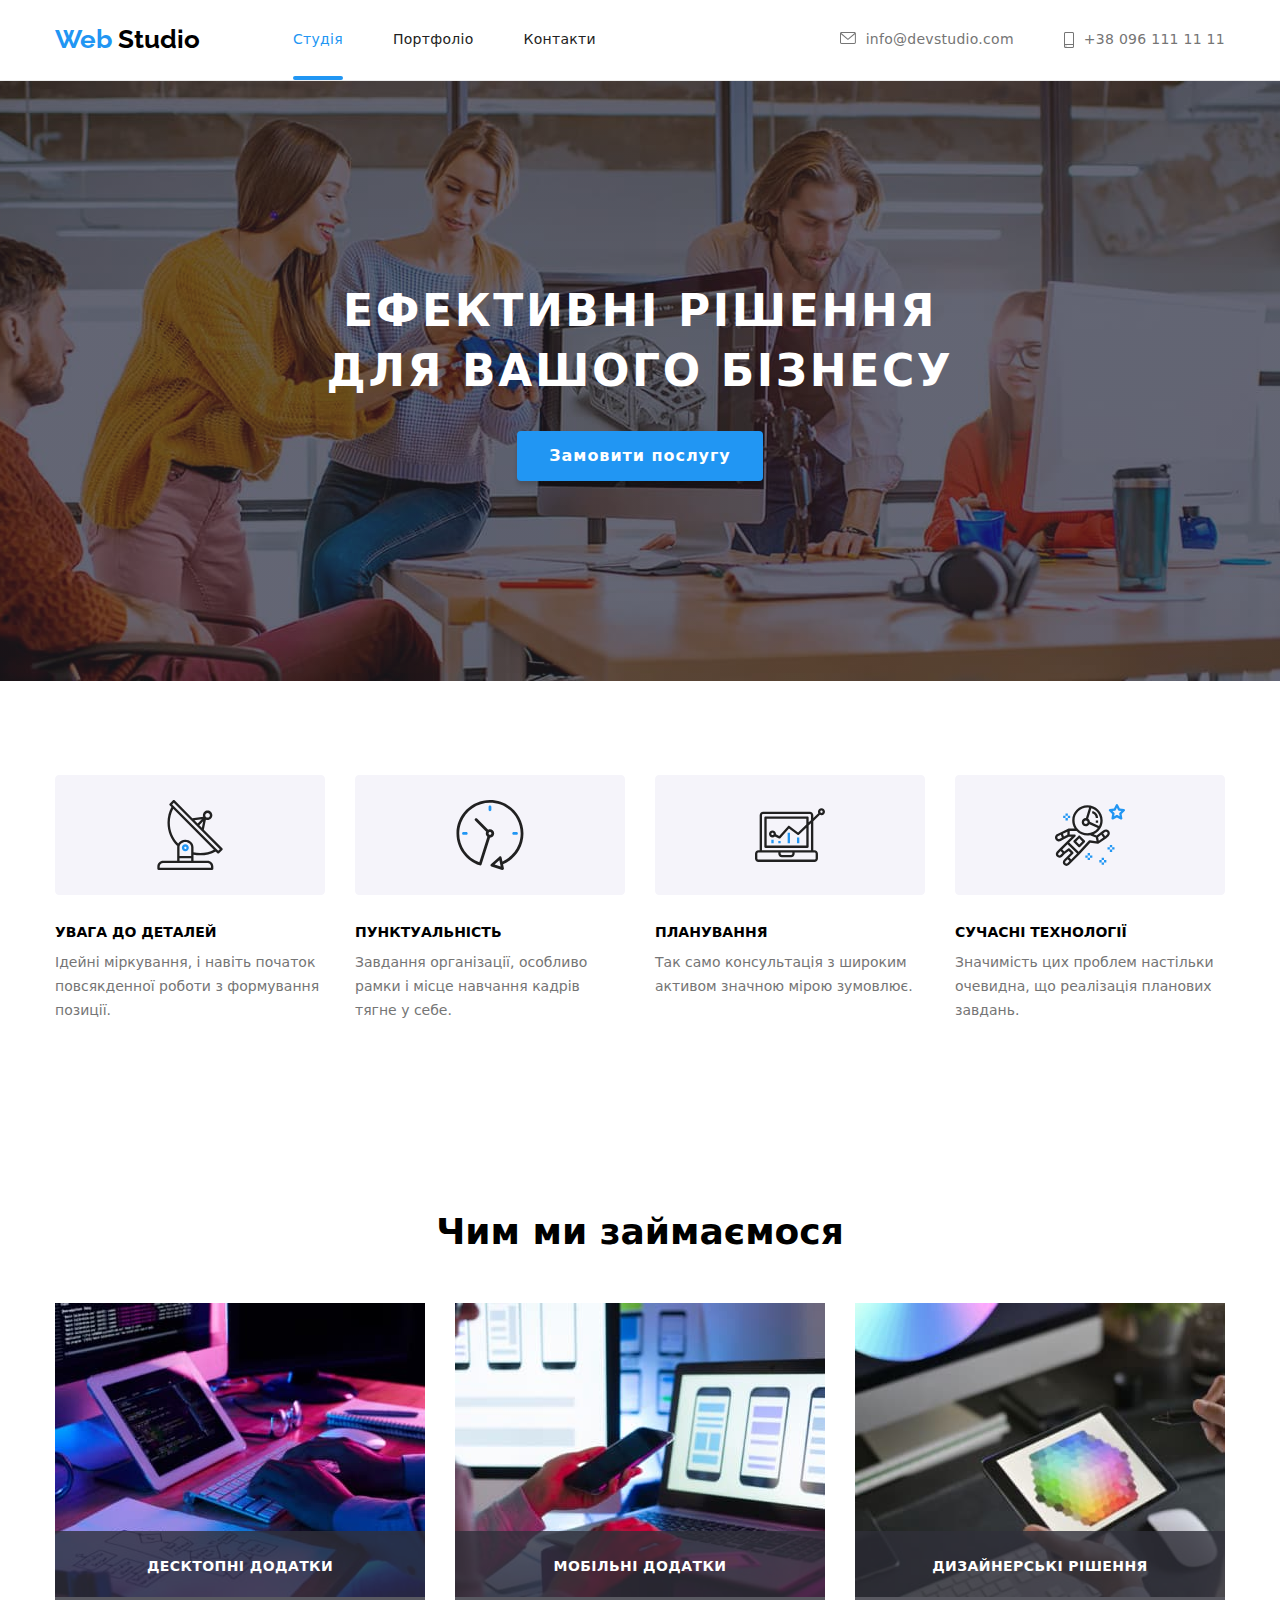
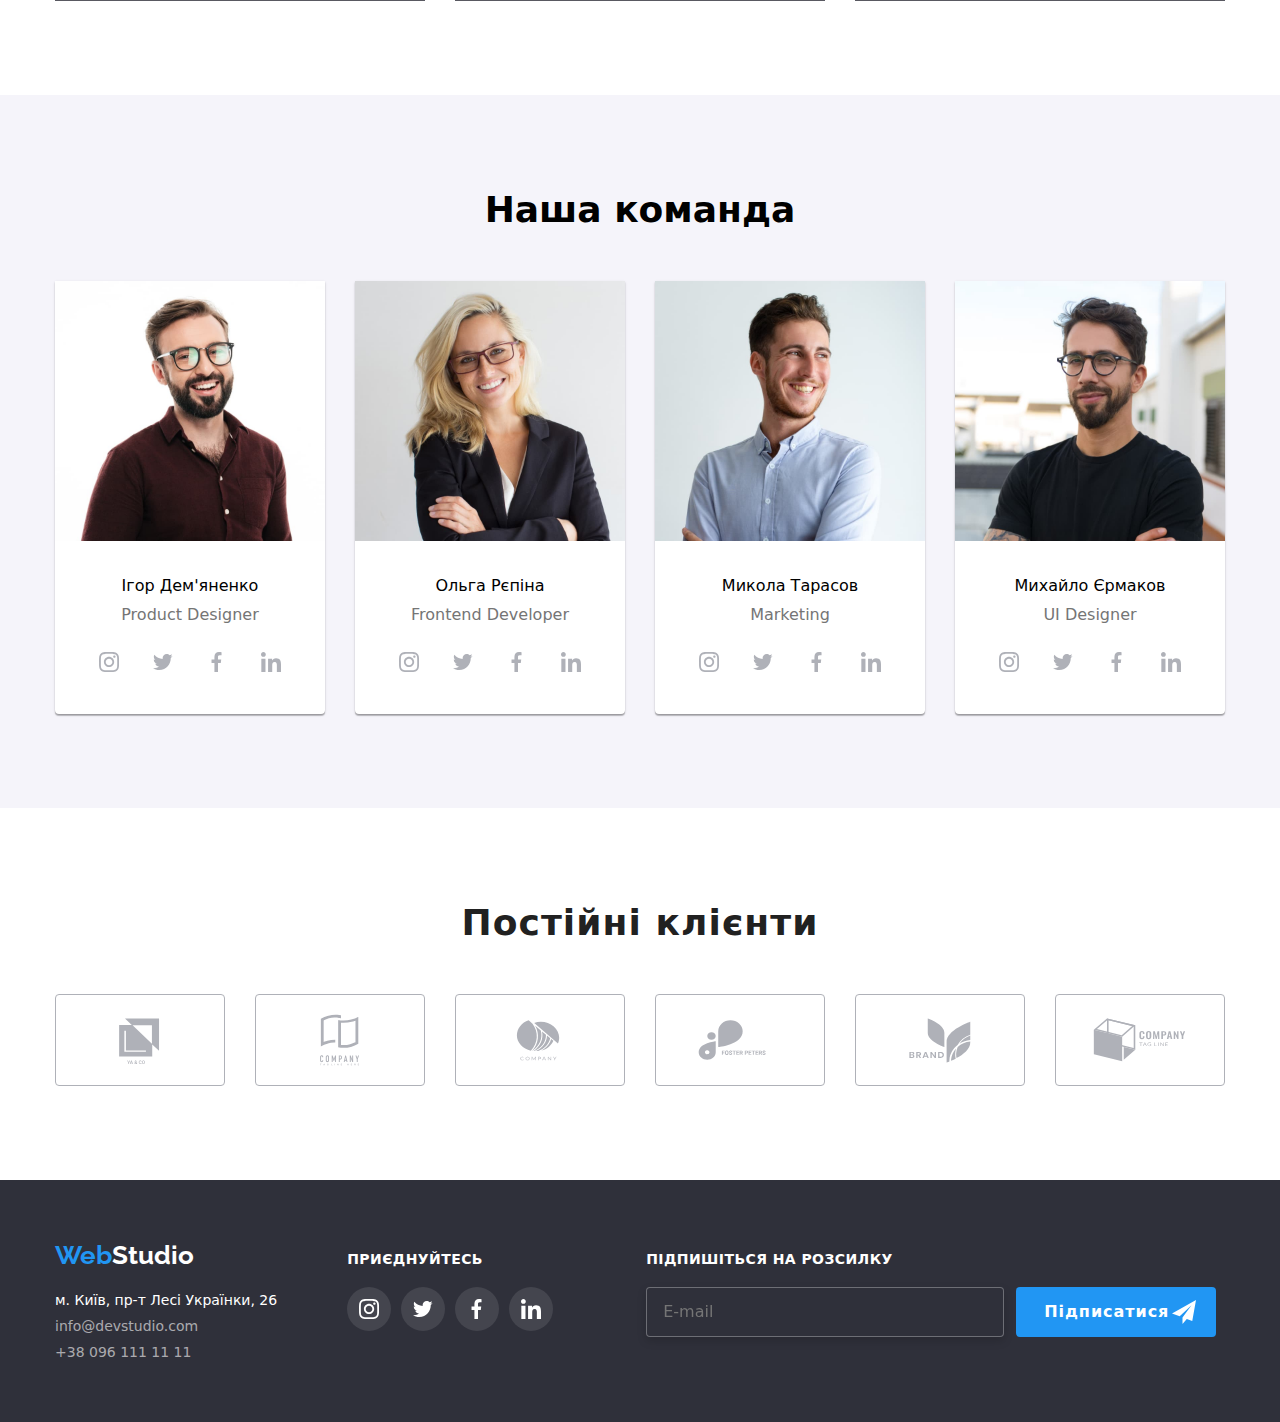
<file: index.html>
<!DOCTYPE html>
<html lang="uk">
  <head>
    <meta charset="UTF-8" />
    <meta name="viewport" content="width=device-width, initial-scale=1.0" />
    <title>WebStudio</title>
    <link rel="preconnect" href="https://fonts.googleapis.com" />
    <link rel="preconnect" href="https://fonts.gstatic.com" crossorigin />
    <link
      href="https://fonts.googleapis.com/css2?family=Raleway:wght@400;700&family=Roboto:wght@400;500;700;900&display=swap"
      rel="stylesheet"
    />
    <link
      rel="stylesheet"
      href="https://cdnjs.cloudflare.com/ajax/libs/modern-normalize/1.1.0/modern-normalize.min.css"
    />
    <link rel="stylesheet" href="css/main.min.css" />
  </head>
  <body>
    <header class="header">
      <!-- site nav -->
      <nav class="site-logo container">
        <a href="./index.html" class="site-logo__link list">
          <span class="site-logo__color-blu">Web</span>
          <span class="site-logo__color-black">Studio</span>
        </a>
        <ul class="site-nav list">
          <li class="site-nav__item">
            <a class="site-nav__link site-nav__current" href="">Студія</a>
          </li>
          <li class="site-nav__item">
            <a class="site-nav__link" href="./portfolio.html">Портфоліо</a>
          </li>
          <li class="site-nav__item">
            <a class="site-nav__link" href="">Контакти</a>
          </li>
        </ul>
        <!-- Contakt -->
        <ul class="contakt-nav list">
          <li class="contakt-nav__item">
            <a class="contakt-nav__mail" href="mailto:info@devstudio.com"
              ><svg class="contakt-nav__icon--mail">
                <use href="./imeges/symbol-defs.svg#icon-envelope"></use></svg
              >info@devstudio.com</a
            >
          </li>
          <li class="contakt-nav__item">
            <a class="contakt-nav__tel" href="tel:+380961111111">
              <svg class="contakt-nav__icon--tel">
                <use href="./imeges/symbol-defs.svg#icon-smartphone"></use></svg
              >+38 096 111 11 11</a
            >
          </li>
        </ul>
      </nav>
    </header>
    <main>
      <!-- Hero -->
      <section class="hero section container">
        <h1 class="hero__title">Ефективні рішення для вашого бізнесу</h1>
        <button class="hero__button" data-modal-open>Замовити послугу</button>
        <div class="hero__backdrop hero__is-hidden" data-modal>
          <div class="modal-hero">
            <button class="modal-hero__close" data-modal-close>
              <svg class="modal-hero__icon" height="18" width="18">
                <use href="./imeges/symbol-defs.svg#icon-close-black"></use>
              </svg>
            </button>
            <form class="hero-form">
              <b class="hero-form__title"
                >Залиште свої дані, ми вам передзвонимо
              </b>
              <div class="hero-form__field">
                <label class="hero-form__label" for="name">Імʼя </label>
                <input
                  class="hero-form__input"
                  type="text"
                  name="name"
                  id="name"
                />
                <svg class="hero-form__icon">
                  <use href="./imeges/symbol-defs.svg#icon-person"></use>
                </svg>
              </div>
              <div class="hero-form__field">
                <label class="hero-form__label" for="tel">Телефон </label>
                <input
                  class="hero-form__input"
                  type="tel"
                  name="tel"
                  id="tel"
                />
                <svg class="hero-form__icon">
                  <use href="./imeges/symbol-defs.svg#icon-phone"></use>
                </svg>
              </div>
              <div class="hero-form__field">
                <label class="hero-form__label" for="email">Пошта </label>
                <input
                  class="hero-form__input"
                  type="email"
                  name="email"
                  id="email"
                />
                <svg class="hero-form__icon">
                  <use href="./imeges/symbol-defs.svg#icon-email"></use>
                </svg>
              </div>
              <div class="hero-form__comit">
                <label class="hero-form__label" for="coment">Коментар</label>
                <textarea
                  class="hero-form__coment"
                  name="coment"
                  placeholder="Введіть текст"
                  id="coment"
                  rows="10"
                ></textarea>
              </div>
              <div class="hero-form__check--box">
                <input
                  class="hero-form__checkbox-input"
                  type="checkbox"
                  name="policy"
                  id="policy"
                  value="Умови договору"
                />
                <label class="hero-form__lable" for="policy">
                  <span class="hero-form__icon-box">
                    <svg class="hero-form__icon-chekc" width="11" height="8" >
                      <use
                        href="./imeges/symbol-defs.svg#icon-check2" 
                      ></use>
                    </svg></span
                  >Погоджуюся з розсилкою та приймаю
                </label>
                <a class="hero-form__policy" href="#">Умови договору</a>
              </div>
              <div class="hero-form__send-btn">
                <button class="hero-form__send" tupe="submit">
                  Відправити
                </button>
              </div>
            </form>
          </div>
        </div>
      </section>
      <!-- Feature -->
      <section class="section">
        <h2 hidden>Приклади робіт</h2>
        <div class="container feature">
          <ul class="feature__list list">
            <li class="feature__item icon-item">
              <div class="feature__fonts">
                <svg>
                  <use href="./imeges/symbol-defs.svg#icon-antenna"></use>
                </svg>
              </div>
              <div class="feature__title--text">
                <h3 class="feature__title">УВАГА ДО ДЕТАЛЕЙ</h3>
                <p class="feature__text">
                  Ідейні міркування, і навіть початок повсякденної роботи з
                  формування позиції.
                </p>
              </div>
            </li>
            <li class="feature__item">
              <div class="feature__fonts">
                <svg>
                  <use href="./imeges/symbol-defs.svg#icon-clock"></use>
                </svg>
              </div>
              <div class="feature__title--text">
                <h3 class="feature__title">ПУНКТУАЛЬНІСТЬ</h3>
                <p class="feature__text">
                  Завдання організації, особливо рамки і місце навчання кадрів
                  тягне у себе.
                </p>
              </div>
            </li>
            <li class="feature__item">
              <div class="feature__fonts">
                <svg>
                  <use href="./imeges/symbol-defs.svg#icon-diagram"></use>
                </svg>
              </div>
              <div class="feature__title--text">
                <h3 class="feature__title">ПЛАНУВАННЯ</h3>
                <p class="feature__text">
                  Так само консультація з широким активом значною мірою
                  зумовлює.
                </p>
              </div>
            </li>
            <li class="feature__item">
              <div class="feature__fonts">
                <svg>
                  <use href="./imeges/symbol-defs.svg#icon-astronaut"></use>
                </svg>
              </div>
              <div class="feature__title--text">
                <h3 class="feature__title">СУЧАСНІ ТЕХНОЛОГІЇ</h3>
                <p class="feature__text">
                  Значимість цих проблем настільки очевидна, що реалізація
                  планових завдань.
                </p>
              </div>
            </li>
          </ul>
        </div>
      </section>
      <section class="works section">
        <div class="container">
          <h2 class="work__title">Чим ми займаємося</h2>
          <ul class="work__example list">
            <li class="work__item item-desktop">
              <div class="work__imeges">
                <img
                  src="./imeges/keydoard.jpg"
                  alt="Десктопні додатки"
                  width="370"
                />
                <div class="work__images--text work__img--fonts">
                  Десктопні додатки
                </div>
              </div>
            </li>
            <li class="work__item">
              <div class="work__imeges">
                <img
                  src="./imeges/displey.jpg"
                  alt="Мобільні додатки"
                  width="370"
                />
                <div class="work__images--text work__img--fonts">
                  Мобільні додатки
                </div>
              </div>
            </li>
            <li class="work__item">
              <div class="work__imeges">
                <img
                  src="./imeges/tablet.jpg"
                  alt="Розробка логотипів"
                  width="370"
                />
                <div class="work__images--text work__img--fonts">
                  Дизайнерські рішення
                </div>
              </div>
            </li>
          </ul>
        </div>
      </section>
      <!-- Team -->
      <section class="team section">
        <div class="container">
          <h2 class="team__title">Наша команда</h2>
          <ul class="team__list list">
            <li class="team__item">
              <div class="team__backgrcolor">
                <img
                  class="team__photo"
                  src="./imeges/igor.jpg"
                  alt="Ігор Демʼяненко"
                  width="270"
                />
                <div class="team__descript">
                  <h3 class="team__name">Ігор Дем'яненко</h3>
                  <p class="team__prof">
                    <span lang="en"> Product Designer</span>
                  </p>
                </div>
                <div class="social-list">
                  <ul class="social list">
                    <li class="social__icon">
                      <a class="social__link" href="#"
                        ><svg class="social__svg">
                          <use
                            href="./imeges/symbol-defs.svg#icon-instagram2"
                          ></use></svg
                      ></a>
                    </li>
                    <li class="social__icon">
                      <a class="social__link" href="#"
                        ><svg class="social__svg">
                          <use
                            href="./imeges/symbol-defs.svg#icon-twitter2"
                          ></use></svg
                      ></a>
                    </li>
                    <li class="social__icon">
                      <a class="social__link" href="#"
                        ><svg class="social__svg">
                          <use
                            href="./imeges/symbol-defs.svg#icon-facebook2"
                          ></use></svg
                      ></a>
                    </li>
                    <li class="social__icon">
                      <a class="social__link" href="#"
                        ><svg class="social__svg">
                          <use
                            href="./imeges/symbol-defs.svg#icon-linkedin2"
                          ></use></svg
                      ></a>
                    </li>
                  </ul>
                </div>
              </div>
            </li>
            <li class="team__item">
              <div class="team__backgrcolor">
                <img
                  class="team__photo"
                  src="./imeges/olga.jpg"
                  alt="Ольга Рєпіна"
                  width="270"
                />
                <div class="team__descript">
                  <h3 class="team__name">Ольга Рєпіна</h3>
                  <p class="team__prof">
                    <span lang="en"> Frontend Developer </span>
                  </p>
                </div>
                <div class="social-list">
                  <ul class="social list">
                    <li class="social__icon">
                      <a class="social__link" href="#"
                        ><svg class="social__svg">
                          <use
                            href="./imeges/symbol-defs.svg#icon-instagram2"
                          ></use></svg
                      ></a>
                    </li>
                    <li class="social__icon">
                      <a class="social__link" href="#"
                        ><svg class="social__svg">
                          <use
                            href="./imeges/symbol-defs.svg#icon-twitter2"
                          ></use></svg
                      ></a>
                    </li>
                    <li class="social__icon">
                      <a class="social__link" href="#"
                        ><svg class="social__svg">
                          <use
                            href="./imeges/symbol-defs.svg#icon-facebook2"
                          ></use></svg
                      ></a>
                    </li>
                    <li class="social__icon">
                      <a class="social__link" href="#"
                        ><svg class="social__svg">
                          <use
                            href="./imeges/symbol-defs.svg#icon-linkedin2"
                          ></use></svg
                      ></a>
                    </li>
                  </ul>
                </div>
              </div>
            </li>

            <li class="team__item">
              <div class="team__backgrcolor">
                <img
                  class="team__photo"
                  src="./imeges/mukola.jpg"
                  alt="Микола Тарасов"
                  width="270"
                />
                <div class="team__descript">
                  <h3 class="team__name">Микола Тарасов</h3>
                  <p class="team__prof"><span lang="en"> Marketing </span></p>
                </div>
                <div class="social-list">
                  <ul class="social list">
                    <li class="social__icon">
                      <a class="social__link" href="#"
                        ><svg class="social__svg">
                          <use
                            href="./imeges/symbol-defs.svg#icon-instagram2"
                          ></use></svg
                      ></a>
                    </li>
                    <li class="social__icon">
                      <a class="social__link" href="#"
                        ><svg class="social__svg">
                          <use
                            href="./imeges/symbol-defs.svg#icon-twitter2"
                          ></use></svg
                      ></a>
                    </li>
                    <li class="social__icon">
                      <a class="social__link" href="#"
                        ><svg class="social__svg">
                          <use
                            href="./imeges/symbol-defs.svg#icon-facebook2"
                          ></use></svg
                      ></a>
                    </li>
                    <li class="social__icon">
                      <a class="social__link" href="#"
                        ><svg class="social__svg">
                          <use
                            href="./imeges/symbol-defs.svg#icon-linkedin2"
                          ></use></svg
                      ></a>
                    </li>
                  </ul>
                </div>
              </div>
            </li>
            <li class="team__item">
              <div class="team__backgrcolor">
                <img
                  class="team__photo"
                  src="./imeges/myhaylo.jpg"
                  alt="Михайло Єрмаков"
                  width="270"
                />
                <div class="team__descript">
                  <h3 class="team__name">Михайло Єрмаков</h3>
                  <p class="team__prof"><span lang="en"> UI Designer </span></p>
                </div>
                <div class="social-list">
                  <ul class="social list">
                    <li class="social__icon">
                      <a class="social__link" href="#"
                        ><svg class="social__svg">
                          <use
                            href="./imeges/symbol-defs.svg#icon-instagram2"
                          ></use></svg
                      ></a>
                    </li>
                    <li class="social__icon">
                      <a class="social__link" href="#"
                        ><svg class="social__svg">
                          <use
                            href="./imeges/symbol-defs.svg#icon-twitter2"
                          ></use></svg
                      ></a>
                    </li>
                    <li class="social__icon">
                      <a class="social__link" href="#"
                        ><svg class="social__svg">
                          <use
                            href="./imeges/symbol-defs.svg#icon-facebook2"
                          ></use></svg
                      ></a>
                    </li>
                    <li class="social__icon">
                      <a class="social__link" href="#"
                        ><svg class="social__svg">
                          <use
                            href="./imeges/symbol-defs.svg#icon-linkedin2"
                          ></use></svg
                      ></a>
                    </li>
                  </ul>
                </div>
              </div>
            </li>
          </ul>
        </div>
      </section>
      <!-- Clients -->
      <section class="section">
        <div class="container">
          <h2 hidden>Клієнти</h2>
          <h3 class="clients__title">Постійні клієнти</h3>
          <ul class="clients__icon--list list">
            <li class="clients__icon">
              <a class="clients__link" href="#">
                <svg class="clients__svg">
                  <use href="./imeges/symbol-defs.svg#icon-yaco"></use>
                </svg>
              </a>
            </li>
            <li class="clients__icon">
              <a class="clients__link" href="#"
                ><svg class="clients__svg">
                  <use
                    href="./imeges/symbol-defs.svg#icon-teglinecompany"
                  ></use></svg
              ></a>
            </li>
            <li class="clients__icon">
              <a class="clients__link" href="#">
                <svg class="clients__svg">
                  <use href="./imeges/symbol-defs.svg#icon-company"></use></svg
              ></a>
            </li>
            <li class="clients__icon">
              <a class="clients__link" href="#"
                ><svg class="clients__svg">
                  <use href="./imeges/symbol-defs.svg#icon-foster"></use></svg
              ></a>
            </li>
            <li class="clients__icon">
              <a class="clients__link" href="#">
                <svg class="clients__svg">
                  <use href="./imeges/symbol-defs.svg#icon-brand"></use></svg
              ></a>
            </li>
            <li class="clients__icon">
              <a class="clients__link" href="#"
                ><svg class="clients__svg">
                  <use href="./imeges/symbol-defs.svg#icon-tagline"></use></svg
              ></a>
            </li>
          </ul>
        </div>
      </section>
    </main>
    <!-- footer -->
    <footer class="footer">
      <div class="container footer-container">
        <div class="contackt-wrap">
          <a class="footer__logo" href="#"
            ><span class="footer__blu">Web</span
            ><span class="footer__white">Studio</span></a
          >
          <address class="footer__address">
            <ul class="list">
              <li>
                <span class="footer__address--name"
                  >м. Київ, пр-т Лесі Українки, 26</span
                >
              </li>
              <li>
                <a class="footer__mail list" href="mailto:info@devstudio.com"
                  >info@devstudio.com</a
                >
              </li>
              <li>
                <a class="footer__tel list" href="tel:+380961111111"
                  >+38 096 111 11 11</a
                >
              </li>
            </ul>
          </address>
        </div>
        <div class="footer__wrap">
          <p class="footer__title--social">приєднуйтесь</p>
          <ul class="footer__social list">
            <li class="footer__icon--social">
              <a class="footer__social--link" href="#"
                ><svg class="footer__social--icon">
                  <use
                    href="./imeges/symbol-defs.svg#icon-instagram2"
                  ></use></svg
              ></a>
            </li>
            <li class="footer__icon--social">
              <a class="footer__social--link" href="#"
                ><svg class="footer__social--icon">
                  <use href="./imeges/symbol-defs.svg#icon-twitter2"></use></svg
              ></a>
            </li>
            <li class="footer__icon--social">
              <a class="footer__social--link" href="#"
                ><svg class="footer__social--icon">
                  <use
                    href="./imeges/symbol-defs.svg#icon-facebook2"
                  ></use></svg
              ></a>
            </li>
            <li class="footer__icon--social">
              <a class="footer__social--link" href="#"
                ><svg class="footer__social--icon">
                  <use
                    href="./imeges/symbol-defs.svg#icon-linkedin2"
                  ></use></svg
              ></a>
            </li>
          </ul>
        </div>
        <div class="subscribe">
          <p class="subscribe__title">Підпишіться на розсилку</p>
          <div class="subscribe__batton">
            <label for="email" class=""> </label>
            <input
              class="subscribe__input"
              type="email"
              name="email"
              id="email"
              placeholder="E-mail"
            />
            <button class="subscribe__btn" tupe="submit">
              Підписатися
              <svg class="subscribe__icon--send">
                <use href="./imeges/symbol-defs.svg#icon-send"></use>
              </svg>
            </button>
          </div>
        </div>
      </div>
    </footer>
    <script src="./js/modal.js"></script>
  </body>
</html>
</file>
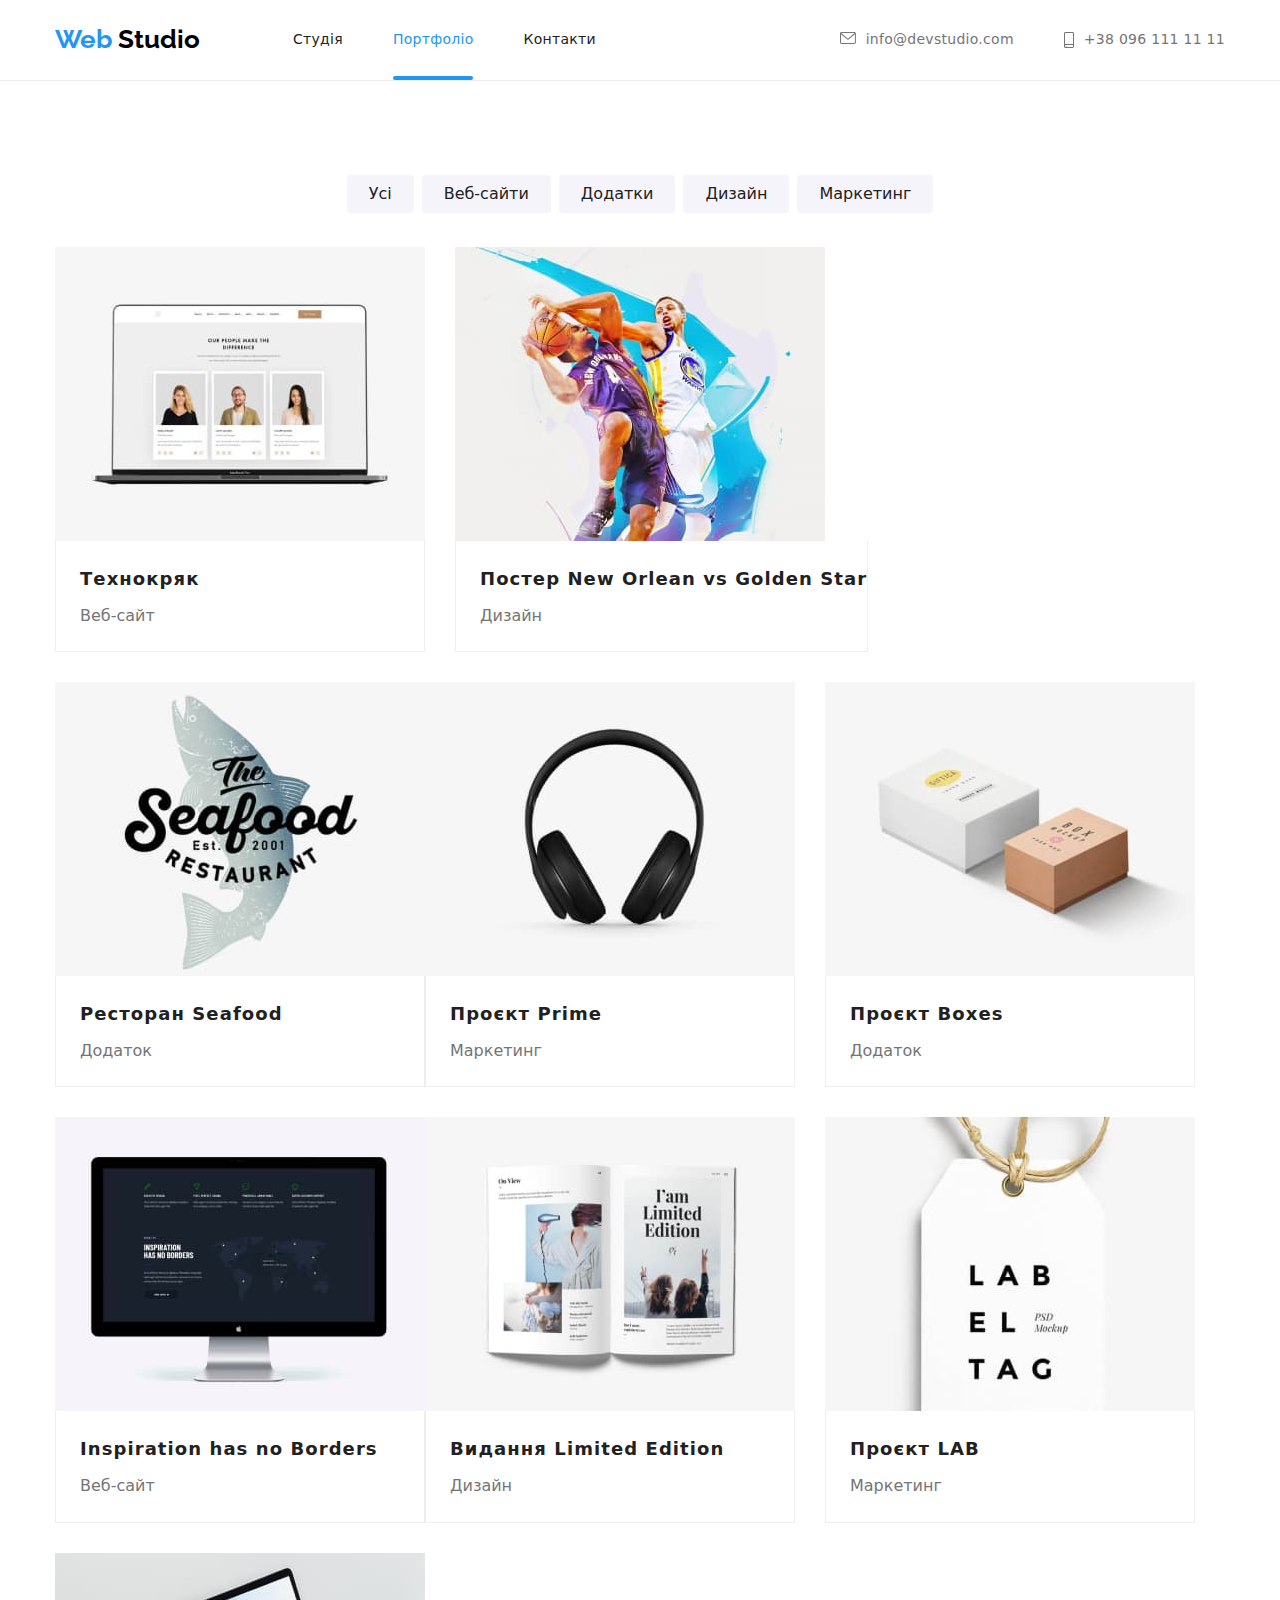
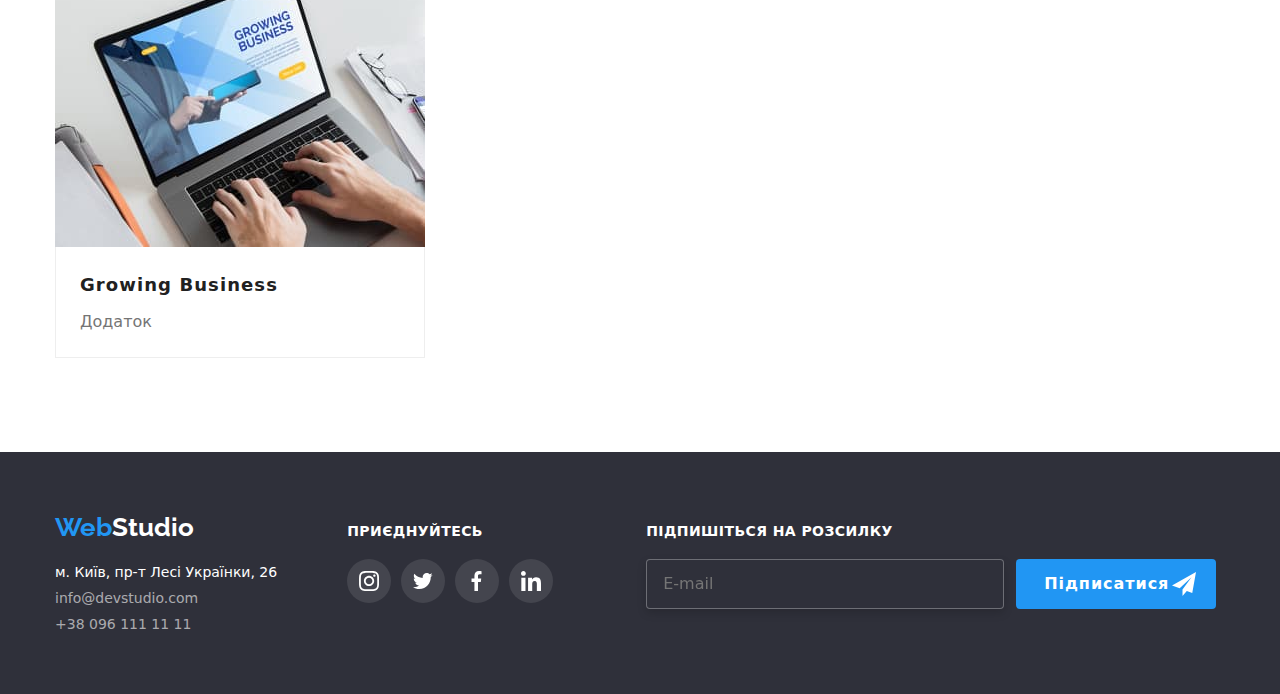
<file: portfolio.html>
<!DOCTYPE html>
<html lang="uk">
  <head>
    <meta charset="UTF-8" />
    <meta name="viewport" content="width=device-width, initial-scale=1.0" />
    <title>Portfolio</title>
    <link rel="preconnect" href="https://fonts.googleapis.com" />
    <link rel="preconnect" href="https://fonts.gstatic.com" crossorigin />
    <link
      href="https://fonts.googleapis.com/css2?family=Raleway:wght@400;700&family=Roboto:wght@400;500;700;900&display=swap"
      rel="stylesheet"
    />
    <link
      rel="stylesheet"
      href="https://cdnjs.cloudflare.com/ajax/libs/modern-normalize/1.1.0/modern-normalize.min.css"
    />
    <link rel="stylesheet" href="css/main.min.css" />
  </head>
  <body>
    <header class="header">
      <!-- Site nav -->
      <nav class="site-logo container">
        <a href="./portfolio.html" class="site-logo__link list">
          <span class="site-logo__color-blu">Web</span>
          <span class="site-logo__color-black">Studio</span>
        </a>
        <ul class="site-nav list">
          <li class="site-nav__item">
            <a href="./index.html" class="site-nav__link">Студія</a>
          </li>
          <li class="site-nav__item">
            <a href="" class="site-nav__link site-nav__current">Портфоліо</a>
          </li>
          <li class="site-nav__item">
            <a href="" class="site-nav__link">Контакти</a>
          </li>
        </ul>
        <!-- Contakt -->
        <ul class="contakt-nav list">
          <li class="contakt-nav__item">
            <a class="contakt-nav__mail" href="mailto:info@devstudio.com"
              ><svg class="contakt-nav__icon--mail">
                <use href="./imeges/symbol-defs.svg#icon-envelope"></use></svg
              >info@devstudio.com</a
            >
          </li>
          <li class="contakt-nav__item">
            <a class="contakt-nav__tel" href="tel:+380961111111">
              <svg class="contakt-nav__icon--tel">
                <use href="./imeges/symbol-defs.svg#icon-smartphone"></use></svg
              >+38 096 111 11 11</a
            >
          </li>
        </ul>
      </nav>
    </header>
    <main>
      <section class="container section">
        <!-- список кнопок -->
        <div class="portfolio">
          <h1 hidden>Посилання на роботи</h1>
          <ul class="portfolio__list--button list">
            <li class="portfolio__item">
              <button class="portfolio__buttons" type="button">Усі</button>
            </li>
            <li class="portfolio__item">
              <button class="portfolio__buttons" type="button">
                Веб-сайти
              </button>
            </li>
            <li class="portfolio__item">
              <button class="portfolio__buttons" type="button">Додатки</button>
            </li>
            <li class="portfolio__item">
              <button class="portfolio__buttons" type="button">Дизайн</button>
            </li>
            <li class="portfolio__item">
              <button class="portfolio__buttons" type="button">
                Маркетинг
              </button>
            </li>
          </ul>

          <!-- Портфолио работ -->

          <ul class="portfolio-card list">
            <li class="portfolio-card__item portfolio-card__list">
              <a href="" class="portfolio-card__img list">
                <div class="portfolio-card__thumb">
                  <img
                    class="portfolio-card__img--project"
                    src="./imeges/prew.jpg"
                    alt="демонстрація робіт"
                    width="370"
                  />
                  <div class="portfolio-card__overlay">
                    Ресурс пропонує комплексні пропозиції з різним рівнем
                    функціоналу та сервісів. Все це дозволить відвідувачу
                    отримати вичерпні відомості про компанію чи приватну особу.
                  </div>
                </div>
                <div class="portfolio-card__text--title">
                  <h2 class="portfolio-card__card--title">Технокряк</h2>
                  <p class="portfolio-card__card--text">Веб-сайт</p>
                </div>
              </a>
            </li>
            <li class="portfolio-card__item portfolio-card__list">
              <a href="" class="portfolio-card__img list">
                <div class="portfolio-card__thumb">
                  <img
                    class="portfolio-card__img--project"
                    src="./imeges/bascet.jpg"
                    alt="постер гравців у баскетбол"
                    width="370"
                  />
                  <div class="portfolio-card__overlay">
                    Ресурс пропонує комплексні пропозиції з різним рівнем
                    функціоналу та сервісів. Все це дозволить відвідувачу
                    отримати вичерпні відомості про компанію чи приватну особу.
                  </div>
                </div>
                <div class="portfolio-card__text--title">
                  <h2 class="portfolio-card__card--title">
                    Постер <span lang="en"> New Orlean vs Golden Star </span>
                  </h2>
                  <p class="portfolio-card__card--text">Дизайн</p>
                </div>
              </a>
            </li>
            <li class="portfolio-card__item portfolio-card__list">
              <a href="" class="portfolio-card__img list">
                <div class="portfolio-card__thumb">
                  <img
                    class="portfolio-card__img--project"
                    src="./imeges/seafood.jpg"
                    alt="логотип ресторану морепродуктів"
                    width="370"
                  />
                  <div class="portfolio-card__overlay">
                    Ресурс пропонує комплексні пропозиції з різним рівнем
                    функціоналу та сервісів. Все це дозволить відвідувачу
                    отримати вичерпні відомості про компанію чи приватну особу.
                  </div>
                </div>
                <div class="portfolio-card__text--title">
                  <h2 class="portfolio-card__card--title">Ресторан Seafood</h2>
                  <p class="portfolio-card__card--text">Додаток</p>
                </div>
              </a>
            </li>
            <li class="portfolio-card__item portfolio-card__list">
              <a href="" class="portfolio-card__img list">
                <div class="portfolio-card__thumb">
                  <img
                    class="portfolio-card__img--project"
                    src="./imeges/headphones.jpg"
                    alt="навушники"
                    width="370"
                  />
                  <div class="portfolio-card__overlay">
                    Ресурс пропонує комплексні пропозиції з різним рівнем
                    функціоналу та сервісів. Все це дозволить відвідувачу
                    отримати вичерпні відомості про компанію чи приватну особу.
                  </div>
                </div>
                <div class="portfolio-card__text--title">
                  <h2 class="portfolio-card__card--title">Проєкт Prime</h2>
                  <p class="portfolio-card__card--text">Маркетинг</p>
                </div>
              </a>
            </li>
            <li class="portfolio-card__item portfolio-card__list">
              <a href="" class="portfolio-card__img list">
                <div class="portfolio-card__thumb">
                  <img
                    class="portfolio-card__img--project"
                    src="./imeges/box.jpg"
                    alt="дві коробки"
                    width="370"
                  />
                  <div class="portfolio-card__overlay">
                    Ресурс пропонує комплексні пропозиції з різним рівнем
                    функціоналу та сервісів. Все це дозволить відвідувачу
                    отримати вичерпні відомості про компанію чи приватну особу.
                  </div>
                </div>
                <div class="portfolio-card__text--title">
                  <h2 class="portfolio-card__card--title">Проєкт Boxes</h2>
                  <p class="portfolio-card__card--text">Додаток</p>
                </div>
              </a>
            </li>
            <li class="portfolio-card__item portfolio-card__list">
              <a href="" class="portfolio-card__img list">
                <div class="portfolio-card__thumb">
                  <img
                    class="portfolio-card__img--project"
                    src="./imeges/monitor.jpg"
                    alt="монітор"
                    width="370"
                  />
                  <div class="portfolio-card__overlay">
                    Ресурс пропонує комплексні пропозиції з різним рівнем
                    функціоналу та сервісів. Все це дозволить відвідувачу
                    отримати вичерпні відомості про компанію чи приватну особу.
                  </div>
                </div>
                <div class="portfolio-card__text--title">
                  <h2 class="portfolio-card__card--title">
                    <span lang="en"> Inspiration has no Borders </span>
                  </h2>
                  <p class="portfolio-card__card--text">Веб-сайт</p>
                </div>
              </a>
            </li>
            <li class="portfolio-card__item portfolio-card__list">
              <a href="" class="portfolio-card__img list">
                <div class="portfolio-card__thumb">
                  <img
                    class="portfolio-card__img--project"
                    src="./imeges/boock.jpg"
                    alt="розгорнута книга"
                    width="370"
                  />
                  <div class="portfolio-card__overlay">
                    Ресурс пропонує комплексні пропозиції з різним рівнем
                    функціоналу та сервісів. Все це дозволить відвідувачу
                    отримати вичерпні відомості про компанію чи приватну особу.
                  </div>
                </div>
                <div class="portfolio-card__text--title">
                  <h2 class="portfolio-card__card--title">
                    Видання <span lang="en"> Limited Edition</span>
                  </h2>
                  <p class="portfolio-card__card--text">Дизайн</p>
                </div>
              </a>
            </li>
            <li class="portfolio-card__item portfolio-card__list">
              <a href="" class="portfolio-card__img list">
                <div class="portfolio-card__thumb">
                  <img
                    class="portfolio-card__img--project"
                    src="./imeges/label.jpg"
                    alt="логотип проекту"
                    width="370"
                  />
                  <div class="portfolio-card__overlay">
                    Ресурс пропонує комплексні пропозиції з різним рівнем
                    функціоналу та сервісів. Все це дозволить відвідувачу
                    отримати вичерпні відомості про компанію чи приватну особу.
                  </div>
                </div>
                <div class="portfolio-card__text--title">
                  <h2 class="portfolio-card__card--title">Проєкт LAB</h2>
                  <p class="portfolio-card__card--text">Маркетинг</p>
                </div>
              </a>
            </li>
            <li class="portfolio-card__item portfolio-card__list">
              <a href="" class="portfolio-card__img list">
                <div class="portfolio-card__thumb">
                  <img
                    class="portfolio-card__img--project"
                    src="./imeges/noutebook.jpg"
                    alt="процюємо віддалено"
                    width="370"
                  />
                  <div class="portfolio-card__overlay">
                    Ресурс пропонує комплексні пропозиції з різним рівнем
                    функціоналу та сервісів. Все це дозволить відвідувачу
                    отримати вичерпні відомості про компанію чи приватну особу.
                  </div>
                </div>
                <div class="portfolio-card__text--title">
                  <h2 class="portfolio-card__card--title">
                    <span lang="en">Growing Business</span>
                  </h2>
                  <p class="portfolio-card__card--text">Додаток</p>
                </div>
              </a>
            </li>
          </ul>
        </div>
      </section>
    </main>
    <footer class="footer">
      <div class="container footer-container">
        <div class="contackt-wrap">
          <a class="footer__logo" href="#"
            ><span class="footer__blu"">Web</span
            ><span class="footer__white">Studio</span></a
          >
          <address class="footer__address">
            <ul class="list">
              <li>
                <span class="footer__address--name"
                  >м. Київ, пр-т Лесі Українки, 26</span
                >
              </li>
              <li>
                <a class="footer__mail list" href="mailto:info@devstudio.com" 
                  >info@devstudio.com</a
                >
              </li>
              <li>
                <a class="footer__tel list" href="tel:+380961111111" 
                  >+38 096 111 11 11</a
                >
              </li>
            </ul>
          </address>
        </div>
        <div class="footer__wrap">
          <p class="footer__title--social">приєднуйтесь</p>
          <ul class="footer__social list">
            <li class="footer__icon--social">
              <a class="footer__social--link" href="#"
                ><svg class="footer__social--icon">
                  <use
                    href="./imeges/symbol-defs.svg#icon-instagram2"
                  ></use></svg
              ></a>
            </li>
            <li class="footer__icon--social">
              <a class="footer__social--link" href="#"
                ><svg class="footer__social--icon">
                  <use href="./imeges/symbol-defs.svg#icon-twitter2"></use></svg
              ></a>
            </li>
            <li class="footer__icon--social">
              <a class="footer__social--link" href="#"
                ><svg class="footer__social--icon">
                  <use
                    href="./imeges/symbol-defs.svg#icon-facebook2"
                  ></use></svg
              ></a>
            </li>
            <li class="footer__icon--social">
              <a class="footer__social--link" href="#"
                ><svg class="footer__social--icon">
                  <use
                    href="./imeges/symbol-defs.svg#icon-linkedin2"
                  ></use></svg
              ></a>
            </li>
          </ul>
        </div>
        <div class="subscribe">
          <p class="subscribe__title">Підпишіться на розсилку</p>
          <div class="subscribe__batton">
            <label for="email" class=""> </label>
            <input
            class="subscribe__input"
              type="email"
              name="email"
              id="email"
              placeholder="E-mail"
            />
            <button class="subscribe__btn" tupe="submit">
              Підписатися
              <svg class="subscribe__icon--send">
                <use href="./imeges/symbol-defs.svg#icon-send"></use>
              </svg>
            </button>
          </div>
        </div>
      </div>
    </footer>
  </body>
</html>
</file>
<file: css/main.min.css>
/*! modern-normalize v1.1.0 | MIT License | https://github.com/sindresorhus/modern-normalize */*,::before,::after{-webkit-box-sizing:border-box;box-sizing:border-box}html{line-height:1.15;-webkit-text-size-adjust:100%;-moz-tab-size:4;-o-tab-size:4;tab-size:4}body{margin:0;font-family:system-ui,"Segoe UI",Roboto,Helvetica,Arial,sans-serif,"Apple Color Emoji","Segoe UI Emoji"}hr{height:0;color:inherit}abbr[title]{-webkit-text-decoration:underline dotted;text-decoration:underline dotted}b,strong{font-weight:bolder}code,kbd,samp,pre{font-family:ui-monospace,SFMono-Regular,Consolas,"Liberation Mono",Menlo,monospace;font-size:1em}small{font-size:80%}sub,sup{font-size:75%;line-height:0;position:relative;vertical-align:baseline}sub{bottom:-0.25em}sup{top:-0.5em}table{text-indent:0;border-color:inherit}button,input,optgroup,select,textarea{font-family:inherit;font-size:100%;line-height:1.15;margin:0}button,select{text-transform:none}button,[type=button],[type=reset],[type=submit]{-webkit-appearance:button}::-moz-focus-inner{border-style:none;padding:0}:-moz-focusring{outline:1px dotted ButtonText}:-moz-ui-invalid{box-shadow:none}legend{padding:0}progress{vertical-align:baseline}::-webkit-inner-spin-button,::-webkit-outer-spin-button{height:auto}[type=search]{-webkit-appearance:textfield;outline-offset:-2px}::-webkit-search-decoration{-webkit-appearance:none}::-webkit-file-upload-button{-webkit-appearance:button;font:inherit}summary{display:list-item}h1,h2,h3,h4,h5,h6,p{margin-top:0;margin-bottom:0}.list{margin:0;padding:0;list-style:none;text-decoration:none}.container{width:1200px;padding-left:15px;padding-right:15px;margin-left:auto;margin-right:auto}.section{padding-top:94px;padding-bottom:94px}.header{border-bottom:1px solid #ececec}.site-logo{display:-webkit-box;display:-ms-flexbox;display:flex;-webkit-box-align:center;-ms-flex-align:center;align-items:center}.site-logo__link{display:block;font-size:0;padding-top:24px;padding-bottom:25px;margin-right:93px;font-family:Raleway,sans-serif;font-weight:700;font-size:26px;line-height:1.2}.site-logo__color-blu{color:#2196f3}.site-logo__color-black{color:#000}.site-nav{display:-webkit-box;display:-ms-flexbox;display:flex}.site-nav__item{margin-right:50px}.site-nav__item:last-child{margin-right:0}.site-nav__link{color:#212121;padding-top:32px;padding-bottom:32px;display:block;position:relative;font-weight:500;font-size:14px;line-height:1.14;letter-spacing:.02em;text-decoration:none;-webkit-transition:color 250ms cubic-bezier(0.4, 0, 0.2, 1);transition:color 250ms cubic-bezier(0.4, 0, 0.2, 1)}.site-nav__link:hover,.site-nav__link:focus{color:#2196f3}.site-nav__current{color:#2196f3}.site-nav__current:after{content:"";position:absolute;left:0;bottom:0;display:block;width:100%;height:4px;background-color:#2196f3;border-radius:2px}.contakt-nav{display:-webkit-box;display:-ms-flexbox;display:flex;margin-left:auto}.cont-list{display:-webkit-box;display:-ms-flexbox;display:flex}.contakt-nav__item+.contakt-nav__item{margin-left:50px}.contakt-nav__mail,.contakt-nav__tel{fill:#757575;color:#757575;text-decoration:none;display:-webkit-box;display:-ms-flexbox;display:flex;text-align:center;padding-top:32px;padding-bottom:32px;font-weight:500;font-size:14px;line-height:1.14;letter-spacing:.02em;-webkit-transition:color 250ms cubic-bezier(0.4, 0, 0.2, 1);transition:color 250ms cubic-bezier(0.4, 0, 0.2, 1)}.contakt-nav__mail:hover,.contakt-nav__mail:focus,.contakt-nav__tel:hover,.contakt-nav__tel:focus{color:#2196f3;fill:#2196f3}.contakt-nav__icon--mail{display:-webkit-box;display:-ms-flexbox;display:flex;-webkit-box-align:center;-ms-flex-align:center;align-items:center;width:16px;height:12px;margin-right:10px}.contakt-nav__icon--tel{display:-webkit-box;display:-ms-flexbox;display:flex;-webkit-box-align:center;-ms-flex-align:center;align-items:center;width:10px;height:16px;margin-right:10px}.hero{max-width:1600px;height:600px;background-image:-webkit-gradient(linear, left top, right top, from(rgba(47, 48, 58, 0.4)), to(rgba(47, 48, 58, 0.4))),url(../imeges/background.jpg);background-image:linear-gradient(to right, rgba(47, 48, 58, 0.4), rgba(47, 48, 58, 0.4)),url(../imeges/background.jpg);background-position:center;background-size:cover;background-repeat:no-repeat;background-color:#2f303a;width:100%;text-align:center;padding-top:200px;padding-bottom:200px}.hero__title{margin-bottom:30px;color:#fff;width:696px;margin-left:auto;margin-right:auto;font-weight:900;font-size:44px;line-height:1.36;letter-spacing:.06em;text-transform:uppercase}.hero__button{color:#fff;background-color:#2196f3;cursor:pointer;-webkit-box-shadow:0px 4px 4px rgba(0,0,0,.15);box-shadow:0px 4px 4px rgba(0,0,0,.15);border-radius:4px;border:0;font-weight:700;font-size:16px;line-height:1.88;letter-spacing:.06em;padding:10px 32px}.hero__backdrop{position:fixed;top:0;left:0;width:100%;height:100%;z-index:10;-webkit-transition:opacity 250ms cubic-bezier(0.4, 0, 0.2, 1),visibility 250ms cubic-bezier(0.4, 0, 0.2, 1);transition:opacity 250ms cubic-bezier(0.4, 0, 0.2, 1),visibility 250ms cubic-bezier(0.4, 0, 0.2, 1);background-color:rgba(0,0,0,.2)}.hero__is-hidden{opacity:0;pointer-events:none;visibility:hidden}.modal-hero{position:absolute;top:50%;left:50%;padding:40px;-webkit-transform:translate(-50%, -50%);transform:translate(-50%, -50%);width:528px;background-color:#fff;border-radius:4px;-webkit-box-shadow:0px 1px 3px rgba(0,0,0,.12),0px 1px 1px rgba(0,0,0,.14),0px 2px 1px rgba(0,0,0,.2);box-shadow:0px 1px 3px rgba(0,0,0,.12),0px 1px 1px rgba(0,0,0,.14),0px 2px 1px rgba(0,0,0,.2)}.modal-hero__close{display:-webkit-box;display:-ms-flexbox;display:flex;-webkit-box-align:center;-ms-flex-align:center;align-items:center;-webkit-box-pack:center;-ms-flex-pack:center;justify-content:center;padding:0;width:30px;height:30px;position:absolute;top:8px;right:8px;border-radius:50%;background:#fff;border:1px solid rgba(0,0,0,.1);cursor:pointer;-webkit-transition:fill 250ms cubic-bezier(0.4, 0, 0.2, 1);transition:fill 250ms cubic-bezier(0.4, 0, 0.2, 1)}.modal-hero__close:hover,.modal-hero__close:focus{fill:#2196f3}.modal-hero__icon{padding:0}.hero-form{width:448px}.hero-form__title{display:inline-block;font-weight:700;font-size:20px;line-height:1.15;text-align:center;margin-bottom:12px;color:#212121}.hero-form__field{position:relative;display:-webkit-box;display:-ms-flexbox;display:flex;-webkit-box-orient:vertical;-webkit-box-direction:normal;-ms-flex-direction:column;flex-direction:column;margin-bottom:10px;text-align:left}.hero-form__label{display:-webkit-box;display:-ms-flexbox;display:flex;margin-bottom:4px;font-weight:400;font-size:12px;line-height:1.1666666667;letter-spacing:.01em;color:#757575}.hero-form__input{margin:0;padding:12px 16px 12px 42px;border:1px solid rgba(33,33,33,.2);border-radius:4px;font-weight:400;font-size:12px;line-height:1.1666666667;letter-spacing:.01em}.hero-form__icon{position:absolute;width:18px;height:18px;top:50%;left:12px;caret-color:inherit;-webkit-transition:fill 250ms cubic-bezier(0.4, 0, 0.2, 1);transition:fill 250ms cubic-bezier(0.4, 0, 0.2, 1)}.hero-form__input{padding-right:42px;-webkit-transition:fill 250ms cubic-bezier(0.4, 0, 0.2, 1),border-color 250ms cubic-bezier(0.4, 0, 0.2, 1);transition:fill 250ms cubic-bezier(0.4, 0, 0.2, 1),border-color 250ms cubic-bezier(0.4, 0, 0.2, 1)}.hero-form__input:hover,.hero-form__input:focus{border-color:#2196f3;outline:rgba(0,0,0,0)}.hero-form__input:hover+.hero-form__icon,.hero-form__input:focus+.hero-form__icon{fill:#2196f3}.hero-form__coment{resize:none;width:448px;height:120px;padding:12px 16px;font-weight:400;font-size:12px;line-height:1.1666666667;letter-spacing:.01em;border-radius:4px;border:1px solid rgba(33,33,33,.2);-webkit-transition:border-color 250ms cubic-bezier(0.4, 0, 0.2, 1);transition:border-color 250ms cubic-bezier(0.4, 0, 0.2, 1)}.hero-form__coment:hover,.hero-form__coment:focus{border-color:#2196f3;outline:rgba(0,0,0,0)}.hero-form__check--box{display:-webkit-box;display:-ms-flexbox;display:flex;-webkit-box-align:center;-ms-flex-align:center;align-items:center;font-weight:400;font-size:14px;line-height:1.7142857143;color:#757575;margin-bottom:30px}.hero-form__checkbox-input{position:absolute;width:1px;height:1px;margin:-1px;padding:0;bottom:0;overflow:hidden;clip:rect(0 0 0 0)}.hero-form__checkbox-input:checked+.hero-form__lable .hero-form__icon-box{fill:#2196f3;border-color:rgba(0,0,0,0);background:#2196f3}.hero-form__icon-box{margin-right:9px}.hero-form__lable{display:-webkit-box;display:-ms-flexbox;display:flex;-webkit-box-align:center;-ms-flex-align:center;align-items:center}.hero-form__icon-box{display:-webkit-box;display:-ms-flexbox;display:flex;-webkit-box-pack:center;-ms-flex-pack:center;justify-content:center;-webkit-box-align:center;-ms-flex-align:center;align-items:center;border:2px solid #212121;border-radius:4px;height:15px;width:16px}.hero-form__policy{margin-left:10px;font-weight:400;font-size:14px;line-height:1.7142857143;color:#2196f3}.hero-form__send{display:inline-block;width:200px;height:50px;border:none;padding:10px 52px;color:#fff;background:#2196f3;-webkit-box-shadow:0px 4px 4px rgba(0,0,0,.15);box-shadow:0px 4px 4px rgba(0,0,0,.15);border-radius:4px;cursor:pointer}.feature__title--text{padding-top:30px}.feature__list{display:-webkit-box;display:-ms-flexbox;display:flex}.feature__item+.feature__item{margin-left:30px}.feature__fonts{display:-webkit-box;display:-ms-flexbox;display:flex;width:270px;height:120px;padding:25px 100px;background-image:url(../imeges/backgr.svg);border-radius:4px;text-align:center}.feature__item{width:270px}.feature__title{margin-bottom:10px;font-weight:700;font-size:14px;line-height:1.14;text-transform:uppercase;text-align:left}.feature__text{color:#757575;font-weight:400;font-size:14px;line-height:1.7;text-align:left}.work__title{margin-bottom:50px;font-weight:700;font-size:36px;line-height:1.17;text-align:center}.work__example{display:-webkit-box;display:-ms-flexbox;display:flex}.work__item+.work__item{margin-left:30px}.work__imeges{position:relative}.work__images--text{position:absolute;padding:27px;font-weight:700;font-size:14px;line-height:1.1428571429;text-align:center;letter-spacing:.03em;text-transform:uppercase}.work__img--fonts{position:absolute;bottom:0;right:0;left:0;height:70px;background-color:rgba(47,48,58,.8);color:#fff}.team{background-color:#f5f4fa;text-align:center}.team__title{margin-bottom:50px;font-weight:700;font-size:36px;line-height:1.17;text-align:center}.team__list{display:-webkit-box;display:-ms-flexbox;display:flex}.team__item+.team__item{margin-left:30px}.team__backgrcolor{background-color:#fff;-webkit-box-shadow:0px 1px 3px rgba(0,0,0,.12),0px 1px 1px rgba(0,0,0,.14),0px 2px 1px rgba(0,0,0,.2);box-shadow:0px 1px 3px rgba(0,0,0,.12),0px 1px 1px rgba(0,0,0,.14),0px 2px 1px rgba(0,0,0,.2);border-radius:0px 0px 4px 4px}.team__photo{margin-bottom:30px}.team__descript{margin-bottom:16px}.team__name{margin-bottom:10px;font-weight:500;font-size:16px;line-height:1.19}.team__prof{color:#757575;font-weight:400;font-size:16px;line-height:1.19}.social{display:-webkit-inline-box;display:-ms-inline-flexbox;display:inline-flex;margin-bottom:30px}.social__icon{margin-right:10px}.social__icon:last-child{margin-right:0}.social__link{display:-webkit-box;display:-ms-flexbox;display:flex;width:44px;height:44px;border-radius:50%;-webkit-box-pack:center;-ms-flex-pack:center;justify-content:center;-webkit-box-align:center;-ms-flex-align:center;align-items:center;padding:12px 12px;fill:#afb1b8;-webkit-transition:color 250ms cubic-bezier(0.4, 0, 0.2, 1),background-color 250ms cubic-bezier(0.4, 0, 0.2, 1),fill 250ms cubic-bezier(0.4, 0, 0.2, 1);transition:color 250ms cubic-bezier(0.4, 0, 0.2, 1),background-color 250ms cubic-bezier(0.4, 0, 0.2, 1),fill 250ms cubic-bezier(0.4, 0, 0.2, 1)}.social__link:hover,.social__link:focus{background-color:#2196f3;fill:#fff}.social__svg{display:-webkit-box;display:-ms-flexbox;display:flex;width:20px;height:20px}.clients__title{font-weight:700;font-size:36px;line-height:1.1666666667;text-align:center;letter-spacing:.03em;margin-bottom:50px;color:#212121}.clients__icon--list{display:-webkit-box;display:-ms-flexbox;display:flex}.clients__icon{width:170px;height:92px;margin-right:30px}.clients__icon:last-child{margin-right:0}.clients__link{display:-webkit-box;display:-ms-flexbox;display:flex;width:100%;height:100%;border:1px solid #afb1b8;border-radius:4px;color:#afb1b8;-webkit-transition:border-color 250ms cubic-bezier(0.4, 0, 0.2, 1),color 250ms cubic-bezier(0.4, 0, 0.2, 1);transition:border-color 250ms cubic-bezier(0.4, 0, 0.2, 1),color 250ms cubic-bezier(0.4, 0, 0.2, 1)}.clients__link:hover,.clients__link:focus{border-color:#2196f3;color:#2196f3}.clients__svg{display:inline-block;width:106px;height:60px;margin:16px 32px;fill:currentColor;-webkit-transition:fill 250ms cubic-bezier(0.4, 0, 0.2, 1);transition:fill 250ms cubic-bezier(0.4, 0, 0.2, 1)}.footer-container{display:-webkit-box;display:-ms-flexbox;display:flex;-webkit-box-align:baseline;-ms-flex-align:baseline;align-items:baseline}.footer{background-color:#2f303a;display:-webkit-box;display:-ms-flexbox;display:flex;-webkit-box-orient:vertical;-webkit-box-direction:normal;-ms-flex-direction:column;flex-direction:column;padding-top:60px;padding-bottom:60px}.footer__logo{display:-webkit-box;display:-ms-flexbox;display:flex;margin-bottom:20px;font-size:0;text-decoration:none;font-family:Raleway,sans-serif;font-weight:700;font-size:26px;line-height:1.19}.footer__blu{color:#2196f3}.footer__white{color:#fff}.footer__address{display:-webkit-box;display:-ms-flexbox;display:flex;-webkit-box-orient:vertical;-webkit-box-direction:normal;-ms-flex-direction:column;flex-direction:column}.footer__address--name{color:#fff;margin-bottom:9px;display:inline-block;font-style:normal;font-weight:400;font-size:14px;line-height:1.17}.footer__mail{margin-bottom:9px}.footer__mail,.footer__tel{color:rgba(255,255,255,.6);display:inline-block;font-style:normal;font-weight:400;font-size:14px;line-height:1.17;-webkit-transition:color 250ms cubic-bezier(0.4, 0, 0.2, 1);transition:color 250ms cubic-bezier(0.4, 0, 0.2, 1)}.footer__mail:hover,.footer__mail:focus,.footer__tel:hover,.footer__tel:focus{color:#2196f3}.footer__wrap{margin-left:70px}.footer__title--social{display:-webkit-box;display:-ms-flexbox;display:flex;font-weight:700;font-size:14px;line-height:1.1428571429;letter-spacing:.03em;text-transform:uppercase;color:#fff;text-align:center;margin-bottom:20px}.footer__social{display:-webkit-inline-box;display:-ms-inline-flexbox;display:inline-flex}.footer__icon--social{margin-right:10px}.footer__icon--social:last-child{margin-right:0}.footer__social--link{display:-webkit-box;display:-ms-flexbox;display:flex;width:44px;height:44px;border-radius:50%;-webkit-box-pack:center;-ms-flex-pack:center;justify-content:center;-webkit-box-align:center;-ms-flex-align:center;align-items:center;padding:12px 12px;fill:#fff;background-color:rgba(255,255,255,.1);-webkit-transition:color 250ms cubic-bezier(0.4, 0, 0.2, 1),background-color 250ms cubic-bezier(0.4, 0, 0.2, 1);transition:color 250ms cubic-bezier(0.4, 0, 0.2, 1),background-color 250ms cubic-bezier(0.4, 0, 0.2, 1)}.footer__social--link:hover,.footer__social--link:focus{background-color:#2196f3;fill:#fff}.footer__social--icon{display:-webkit-box;display:-ms-flexbox;display:flex;width:20px;height:20px}.subscribe{margin-left:93px}.subscribe__title{display:-webkit-box;display:-ms-flexbox;display:flex;font-weight:700;font-size:14px;line-height:1.1428571429;letter-spacing:.03em;text-transform:uppercase;color:#fff;text-align:center;margin-bottom:20px}.subscribe__batton{display:-webkit-inline-box;display:-ms-inline-flexbox;display:inline-flex}.subscribe__input{width:358px;height:50px;padding-left:16px;border:1px solid rgba(255,255,255,.3);-webkit-filter:drop-shadow(0px 4px 4px rgba(0, 0, 0, 0.15));filter:drop-shadow(0px 4px 4px rgba(0, 0, 0, 0.15));border-radius:4px;background-color:#2f303a;color:#fff;outline:none}.subscribe__btn{position:relative;width:200px;height:50px;margin-left:12px;font-weight:700;font-size:16px;line-height:1.875;padding:10px 62px 10px 28px;border:none;border-radius:4px;cursor:pointer;letter-spacing:.06em;color:#fff;background-color:#2196f3}.subscribe__icon--send{width:24px;height:24px;position:absolute;right:10%;bottom:25%}.portfolio{display:inline-block}.portfolio__list--button{display:-webkit-box;display:-ms-flexbox;display:flex;-webkit-box-pack:center;-ms-flex-pack:center;justify-content:center;margin-bottom:34px}.portfolio__item+.portfolio__item{margin-left:8px}.portfolio__buttons{color:#212121;background-color:#f5f4fa;padding:6px 22px;border-radius:4px;border:0;font-weight:500;font-size:16px;line-height:1.63;cursor:pointer;-webkit-transition:color 250ms cubic-bezier(0.4, 0, 0.2, 1),background-color 250ms cubic-bezier(0.4, 0, 0.2, 1);transition:color 250ms cubic-bezier(0.4, 0, 0.2, 1),background-color 250ms cubic-bezier(0.4, 0, 0.2, 1)}.portfolio__buttons:hover,.portfolio__buttons:focus{color:#fff;background-color:#2196f3;-webkit-box-shadow:0px 3px 1px rgba(0,0,0,.1),0px 1px 2px rgba(0,0,0,.08),0px 2px 2px rgba(0,0,0,.12);box-shadow:0px 3px 1px rgba(0,0,0,.1),0px 1px 2px rgba(0,0,0,.08),0px 2px 2px rgba(0,0,0,.12)}.portfolio-card{display:-webkit-box;display:-ms-flexbox;display:flex;-ms-flex-wrap:wrap;flex-wrap:wrap}.portfolio-card__item{width:calc(100% - 30px)/3;display:inline-block;margin-bottom:30px;margin-right:30px}.portfolio-card__item:nth-child(3n){margin-right:0px}.portfolio-card__item:nth-last-child(-n+3){margin-bottom:0px}.portfolio-card__list:hover,.portfolio-card__list:focus{-webkit-box-shadow:0px 1px 1px rgba(0,0,0,.12),0px 4px 4px rgba(0,0,0,.06),1px 4px 6px rgba(0,0,0,.16);box-shadow:0px 1px 1px rgba(0,0,0,.12),0px 4px 4px rgba(0,0,0,.06),1px 4px 6px rgba(0,0,0,.16)}.portfolio-card__img{display:block}.portfolio-card__img:hover .portfolio-card__overlay,.portfolio-card__img:focus .portfolio-card__overlay{-webkit-transform:translateY(0);transform:translateY(0)}.portfolio-card__thumb{position:relative;overflow:hidden}.portfolio-card__overlay{position:absolute;width:100%;height:100%;top:0;left:0;padding:63px 24px;font-weight:400;font-size:18px;line-height:1.55;overflow:auto;color:#fff;background-color:rgba(33,150,243,.9);-webkit-transform:translateY(100%);transform:translateY(100%);-webkit-transition:-webkit-transform 250ms linear;transition:-webkit-transform 250ms linear;transition:transform 250ms linear;transition:transform 250ms linear, -webkit-transform 250ms linear}.portfolio-card__img--project{display:block}.portfolio-card__text--title{border:1px solid #eee;border-top:none}.portfolio-card__card--title{color:#212121;margin-bottom:4px;padding-top:20px;padding-left:24px;font-weight:700;font-size:18px;line-height:2;letter-spacing:.06em}.portfolio-card__card--text{color:#757575;margin-bottom:20px;padding-left:24px;font-weight:400;font-size:16px;line-height:1.88}/*# sourceMappingURL=main.min.css.map */
</file>
